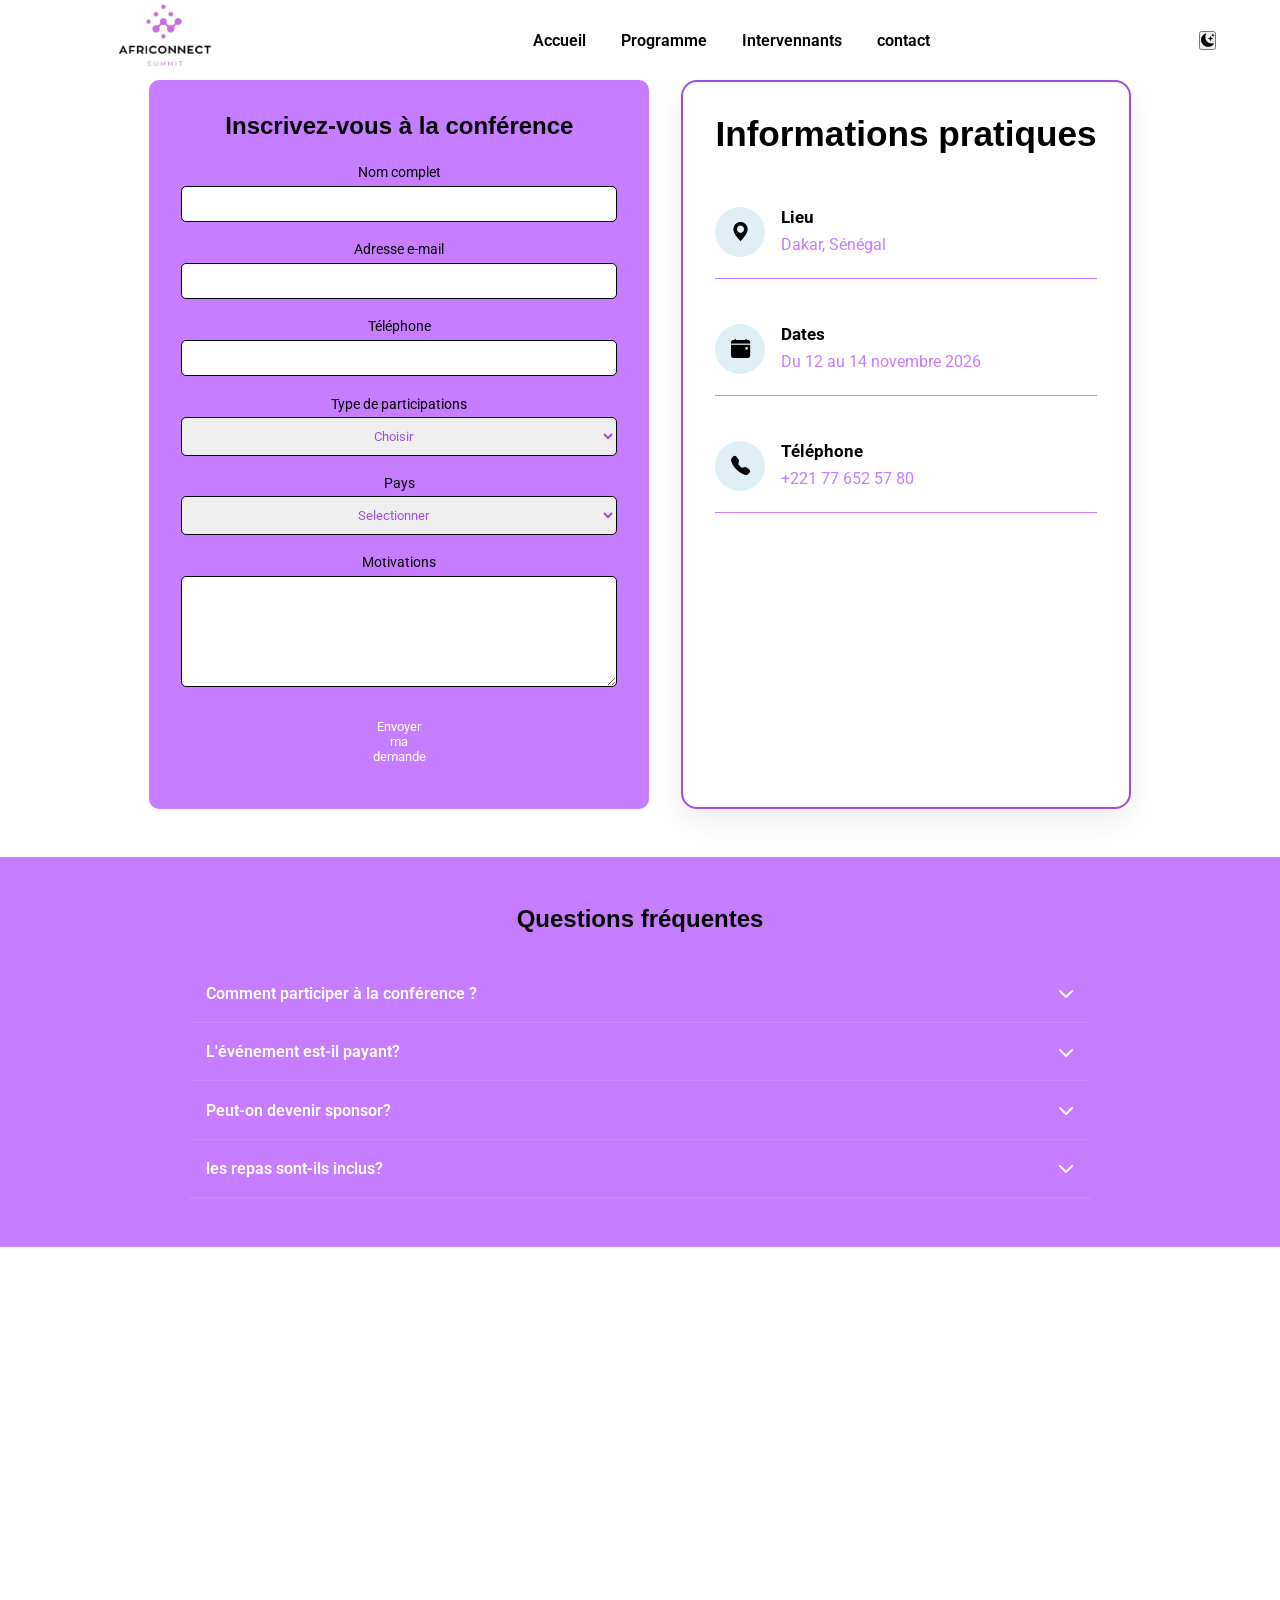
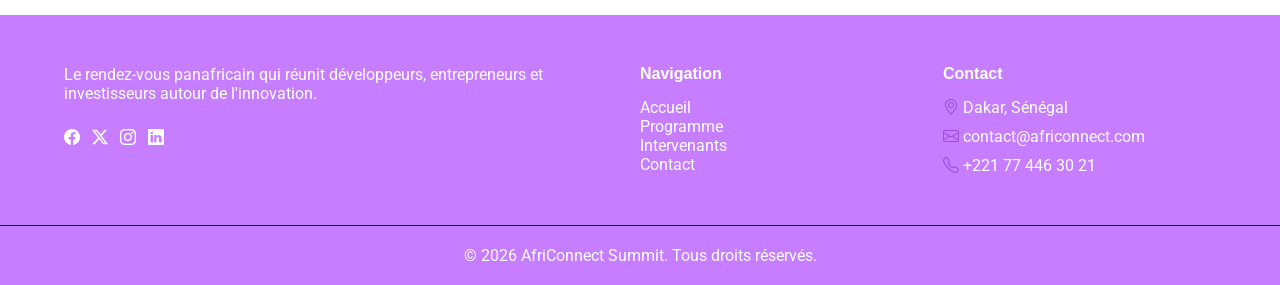
<file: contact.html>
<!DOCTYPE html>
<html lang="en">
<head>
    <meta charset="UTF-8">
    <meta name="viewport" content="width=device-width, initial-scale=1.0">
    <title>Document</title>
        <link rel="preconnect" href="https://fonts.googleapis.com">
<link rel="preconnect" href="https://fonts.gstatic.com" crossorigin>
<link href="https://fonts.googleapis.com/css2?family=Roboto:ital,wght@0,100..900;1,100..900&display=swap" rel="stylesheet">
<link rel="preconnect" href="https://fonts.googleapis.com">
<link rel="preconnect" href="https://fonts.gstatic.com" crossorigin>
<link rel="stylesheet" href="css/style.css">
<link href="https://fonts.googleapis.com/css2?family=Geomini:wght@200..800&family=Roboto:ital,wght@0,100..900;1,100..900&display=swap" rel="stylesheet">
<link rel="stylesheet" href="https://cdnjs.cloudflare.com/ajax/libs/font-awesome/6.5.0/css/all.min.css">
    <link rel="stylesheet" href="https://cdn.jsdelivr.net/npm/bootstrap-icons@1.13.1/font/bootstrap-icons.min.css">
</head>
<body>
    <!-- NAVBAR -->
     <header>
        <nav class="navbar">
            <div class="container">
                <a href="index.html">
                    <img src="images/logo-5.png" alt="logo AfriconnectSummit"height="200">
                </a>
                <ul class="nav-links">
                    <li><a href="index.html" class="active">Accueil</a></li>
                    <li><a href="programme.html">Programme</a></li>
                    <li><a href="intervenants.html">Intervennants</a></li>
                    <li><a href="contact.html">contact</a></li>

                </ul>
               <div class="nav-actions">
               
                     <button id="theme-toggle" >
                        <i class="bi bi-moon-stars-fill"></i>
                     </button>
                     
                         <button class="hamburger" >
                           <i class="bi bi-list"></i>
                         </button>
                </div>
            </div>

        </nav>
     </header>
     <!-- CONTACT -->
     <section class="contact fade-in">
        <div class="contact-container">
                <div class="form">
                    <h2>Inscrivez-vous à la conférence</h2>
                    <form id="contact-form">
                        <div class="form-champ">
                            <label for="fullname">Nom complet</label>
                            <input type="text" id="fullname">
                            <small class="erreur-message"></small>
                        </div>
                        <div class="form-champ">
                            <label for="email">Adresse e-mail</label>
                            <input type="email" id="email">
                             <small class="erreur-message"></small>
                        </div>
                        <div class="form-champ">
                            <label for="phone">Téléphone </label>
                            <input type="tel" id="phone">
                             <small class="erreur-message"></small>
                        </div>
                        <div class="form-champ">
                            <label for="participations">Type de participations</label>
                            <select  id="participations">
                                <option value="">Choisir</option>
                                <option >Participants</option>
                                <option >Intervenants</option>
                                <option >Sponsor</option>
                                <option >Presse</option>
                            </select>
                             <small class="erreur-message"></small>
                        </div>
                        <div class="form-champ">
                            <label for="pays">Pays</label>
                            <select  id="pays">
                                <option value="">Selectionner</option>
                                <option >Sénégal</option>
                                 <option >Cote d'Ivoire</option>
                                  <option >Mali</option>
                                   <option >Ghana</option>
                                    <option >Nigeria</option>
                                     <option >Cameroun</option>
                                      <option >Bénin</option>
                                       <option >Togo</option>
                                        <option >RDC</option>
                                         <option >Burkina Fasso</option>
                            </select>
                             <small class="erreur-message"></small>
                        </div>
                        <div class="form-champ">
                            <label for="message">Motivations</label>
                            <textarea id="message" rows="6"></textarea>
                             <small class="erreur-message"></small>
                        </div>
                        <button type="submit">Envoyer ma demande </button>
                    </form>
                  
                    <div id="form-message"></div>
                     </div>
                  
                    <div class="contact-info">
                        <h2>Informations pratiques</h2>
                        
                        <div class="info-item">
                            <i class="bi bi-geo-alt-fill"></i>
                            <div>
                                <strong>Lieu</strong>
                                <p>Dakar, Sénégal</p>
                            </div>
                        </div>

                        <div class="info-item">
                            <i class="bi bi-calendar-event-fill"></i>
                            <div>
                                <strong>Dates</strong>
                                <p>Du 12 au 14 novembre 2026</p>
                            </div>
                        </div>

                        <div class="info-item">
                            <i class="bi bi-telephone-fill"></i>
                            <div>
                                <strong>Téléphone</strong>
                                <p>+221 77 652 57 80</p>
                            </div>
                        </div>
                </div>
        </section>
        <!-- SECTION FAQ -->
         <section class="faq slide-in ">
            <h2>Questions fréquentes </h2>
            <div class="faq-item">
                <input type="checkbox" id="faq1">
                <label for="faq1">Comment participer à la conférence ?
                     <i class="fa-solid fa-chevron-down"></i></label>
                <div class="faq-content">
                    <p>Completez simplement le formulaire d'inscriptions </p>
                </div>
            </div>
             <div class="faq-item">
                <input type="checkbox" id="faq2">
                <label for="faq2">L'événement est-il payant?
    <i class="fa-solid fa-chevron-down"></i>
                </label>
                <div class="faq-content">
                    <p>Certaines Sessions sont gratuites, d'autres nécessitent un pass </p>
                </div>
            </div>
             <div class="faq-item">
                <input type="checkbox" id="faq3">
                <label for="faq3">Peut-on devenir sponsor?
   <i class="fa-solid fa-chevron-down"></i></label>
                <div class="faq-content">
                    <p>Oui, contactez notre equipe pour recevoir le dossier sponsor </p>
                </div>
            </div>
            <div class="faq-item">
                <input type="checkbox" id="faq4">
                <label for="faq4">les repas sont-ils inclus?
    <i class="fa-solid fa-chevron-down"></i>
                </label>
                <div class="faq-content">
                    <p>Oui, les pauses café et les Déjeuner sont inclus </p>
                </div>
            </div>
            <div class="faq-item">
     </section>
     <section class="map">
         <iframe src="https://www.google.com/maps/embed?pb=!1m18!1m12!1m3!1d3859.5077246876717!2d-17.45047932524533!3d14.683855785812394!2m3!1f0!2f0!3f0!3m2!1i1024!2i768!4f13.1!3m3!1m2!1s0xec1730069a7adbf%3A0x1653c40a25074553!2spoint%20E!5e0!3m2!1sfr!2ssn!4v1783359356508!5m2!1sfr!2ssn" width="400" height="300" style="border:0;" allowfullscreen="" loading="lazy" referrerpolicy="strict-origin-when-cross-origin"></iframe>
        </section>

             </main>
     </section>
<!-- FOOTER -->
     <footer class="footer">

    <div class="footer-container">
        <div class="footer-brand">
            <p>
                Le rendez-vous panafricain qui réunit développeurs,
                entrepreneurs et investisseurs autour de l'innovation.
            </p>

            <div class="social-links">

                <a href="#"><i class="bi bi-facebook"></i></a>
                <a href="#"><i class="bi bi-twitter-x"></i></a>
                <a href="#"><i class="bi bi-instagram"></i></a>
                <a href="#"><i class="bi bi-linkedin"></i></a>

            </div>

        </div>
        <div class="footer-col">

            <h4>Navigation</h4>

            <a href="index.html">Accueil</a>
            <a href="programme.html">Programme</a>
            <a href="intervenants.html">Intervenants</a>
            <a href="contact.html">Contact</a>

        </div>
        <div class="footer-contact">

            <h4>Contact</h4>

            <p><i class="bi bi-geo-alt"></i> Dakar, Sénégal</p>
            <p><i class="bi bi-envelope"></i> contact@africonnect.com</p>
            <p><i class="bi bi-telephone"></i> +221 77 446 30 21</p>

            <button class="back-to-top">
                <i class="bi bi-arrow-up"></i>
            </button>

        </div>

    </div>

    <div class="footer-bottom">

        <p>&copy; <span id="annee-actuelle"></span> AfriConnect Summit. Tous droits réservés.</p>

    </div>

</footer>   
   <script src="js/main.js"></script>    
</body>
</html>
</file>
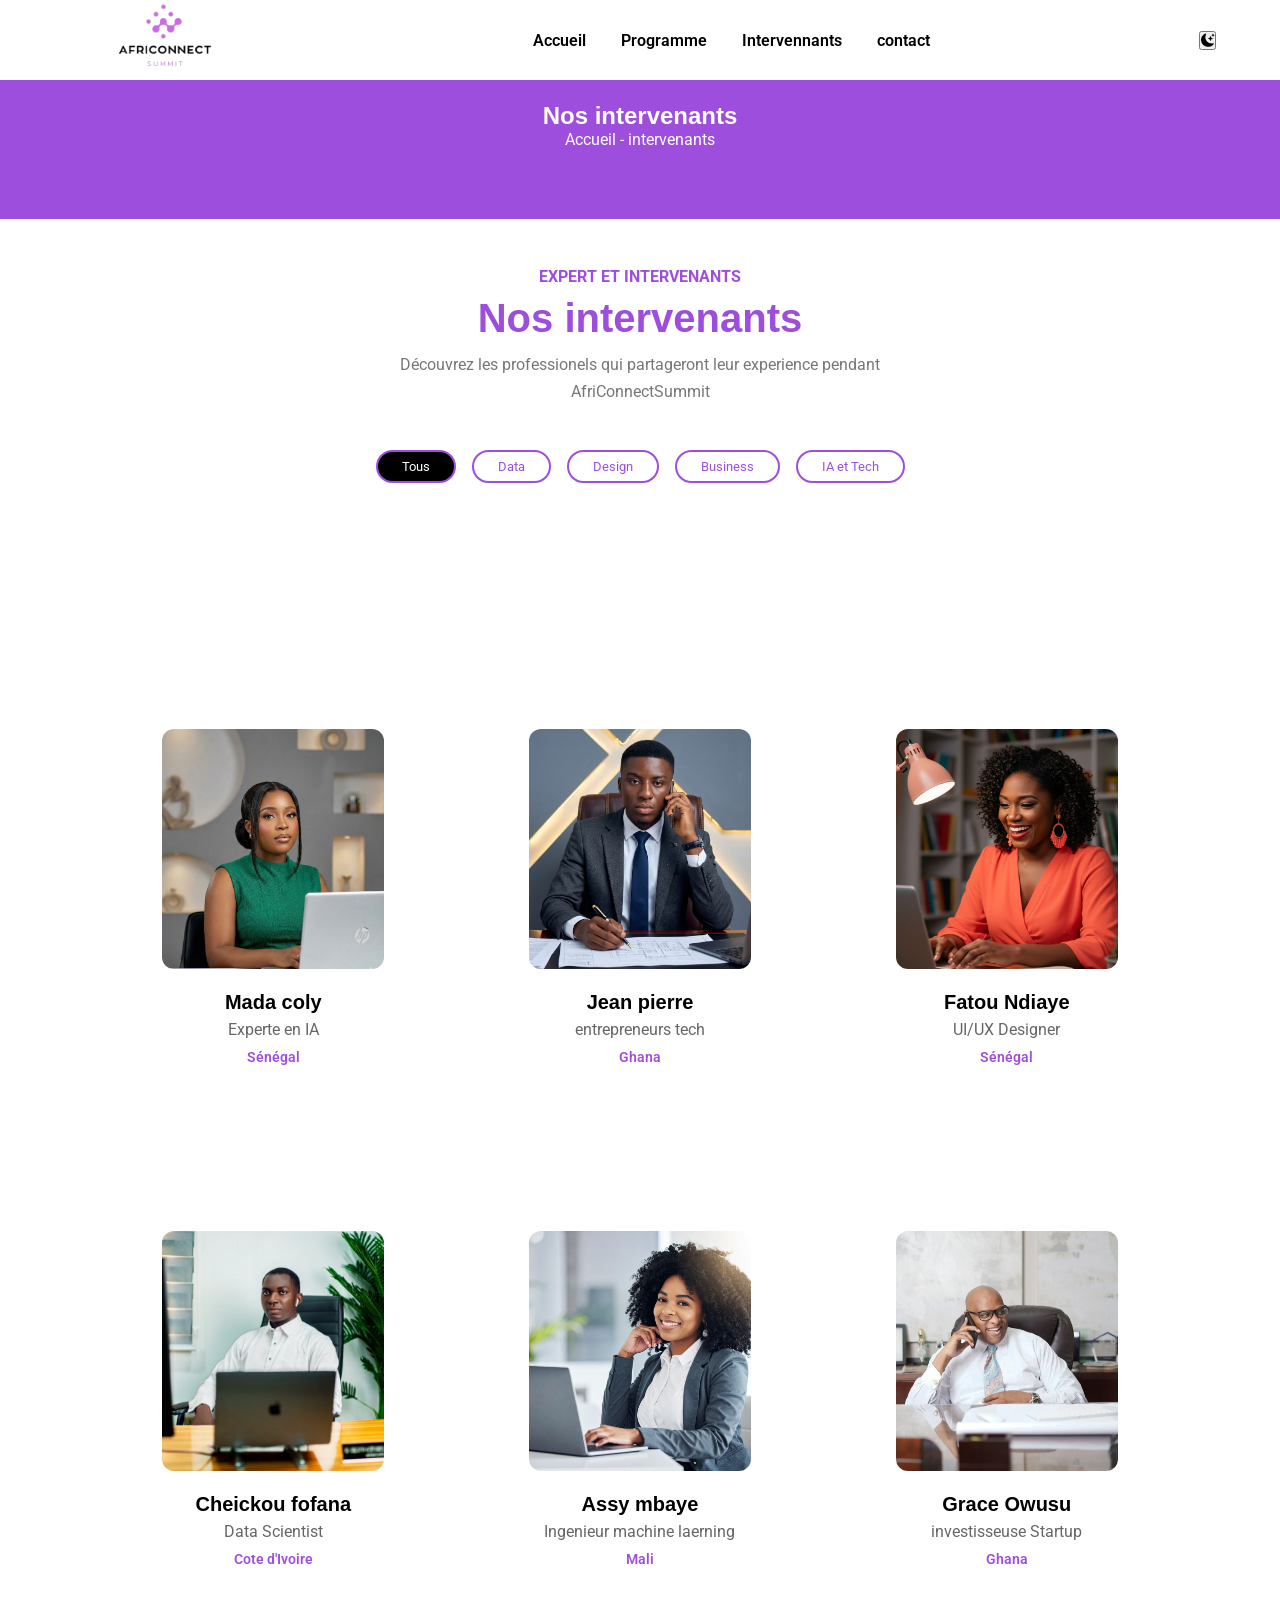
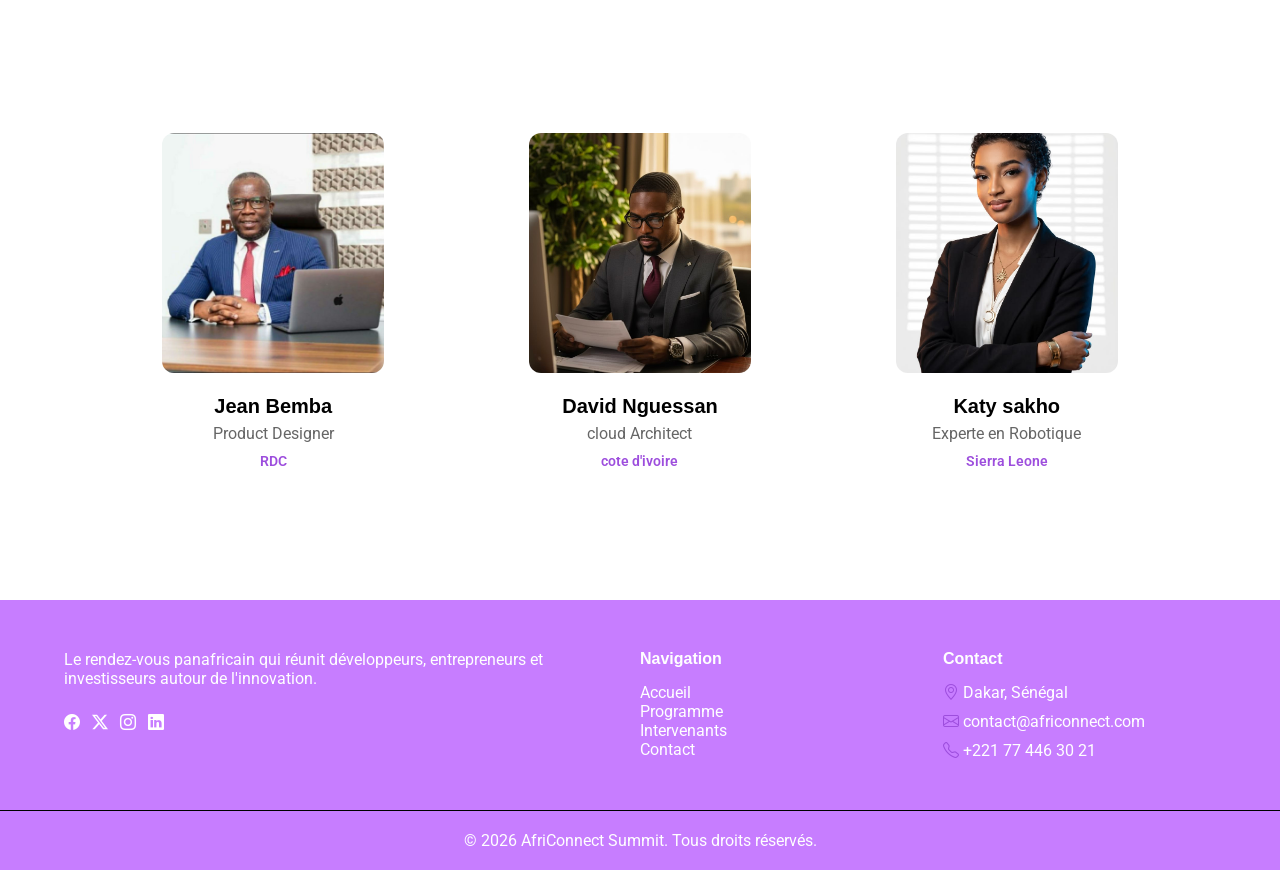
<file: intervenants.html>
<!DOCTYPE html>
<html lang="en">
<head>
    <meta charset="UTF-8">
    <meta name="viewport" content="width=device-width, initial-scale=1.0">
    <title>Document</title>
        <link rel="preconnect" href="https://fonts.googleapis.com">
<link rel="preconnect" href="https://fonts.gstatic.com" crossorigin>
<link href="https://fonts.googleapis.com/css2?family=Roboto:ital,wght@0,100..900;1,100..900&display=swap" rel="stylesheet">
<link rel="preconnect" href="https://fonts.googleapis.com">
<link rel="stylesheet" href="css/style.css">
<link rel="preconnect" href="https://fonts.gstatic.com" crossorigin>
<link href="https://fonts.googleapis.com/css2?family=Geomini:wght@200..800&family=Roboto:ital,wght@0,100..900;1,100..900&display=swap" rel="stylesheet">
<link rel="stylesheet" href="https://cdnjs.cloudflare.com/ajax/libs/font-awesome/6.5.0/css/all.min.css">
    <link rel="stylesheet" href="https://cdn.jsdelivr.net/npm/bootstrap-icons@1.13.1/font/bootstrap-icons.min.css">
</head>
<body>
    <!-- NAVBAR -->
     <header>
        <nav class="navbar">
            <div class="container">
                <a href="index.html">
                    <img src="images/logo-5.png" alt="logo AfriconnectSummit" height="200">
                </a>
                <ul class="nav-links">
                    <li><a href="index.html" class="active">Accueil</a></li>
                    <li><a href="programme.html">Programme</a></li>
                    <li><a href="intervenants.html">Intervennants</a></li>
                    <li><a href="contact.html">contact</a></li>

                </ul>
                <div class="nav-actions">
                
                     <button id="theme-toggle" >
                        <i class="bi bi-moon-stars-fill"></i>
                     </button>
                     
                         <button class="hamburger" >
                           <i class="bi bi-list"></i>
                         </button>
                </div>
            </div>

        </nav>
     </header>
     <main>
        <!-- FIL ARIALE -->
        <section class="hero-interne fade-in">
            <h2>Nos intervenants</h2>
            <p><a href="index.html">Accueil</a> - intervenants</p>
        </section>

        <!-- FILTRES-->
        <section class="filtre">
            <div class="vedette-t">
                <span>Expert et intervenants</span>
                <h2>Nos intervenants</h2>
                <p>Découvrez les professionels qui partageront leur experience pendant AfriConnectSummit </p>
            </div>
            <div class="filters slide-in">
                <button class="filter-btn active" data-filter="Tous">Tous</button>
                <button class="filter-btn" data-filter="data">Data</button>
                <button class="filter-btn" data-filter="desing">Design</button>
                <button class="filter-btn" data-filter="Business">Business</button>
                <button class="filter-btn" data-filter="ia">IA et Tech</button>
            </div>
        </section>
        <section class="card-intervenants">   
         <div class="sec-grid">
               <div class="sec-card zoom-in"  data-categori="ia"> 
                    <img src="images/profil-f.jpg.jpg" alt="profil intervenants">
                    <h3>Mada coly</h3>
                    <p>Experte en IA</p>
                    <span>Sénégal</span>
                 </div>
               <div class="sec-card zoom-in" data-categori="Business"> 
                    <img src="images/profil-f2.jpg.jpg" alt="profil intervenants">
                    <h3>Jean pierre</h3>
                    <p>entrepreneurs tech</p>
                    <span>Ghana </span>
               </div>
                <div class="sec-card zoom-in" data-categori="desing"> 
                    <img src="images/profil-f3.jpg" alt="profil intervenants">
                    <h3>Fatou Ndiaye</h3>
                    <p>UI/UX Designer</p>
                    <span>Sénégal </span>
                 </div>
                 <div class="sec-card zoom-in" data-categori="data">
                    <img src="images/profil-f4.jpg" alt="profil intervenants">
                    <h3>Cheickou fofana</h3>
                    <p>Data Scientist</p>
                    <span>Cote d'Ivoire</span>
                 </div>
                 <div class="sec-card zoom-in" data-categori="ia">
                    <img src="images/profil-m5.jpg" alt="profil intervenants">
                    <h3>Assy mbaye</h3>
                    <p>Ingenieur machine laerning</p>
                    <span>Mali</span>
                 </div>
                 <div class="sec-card zoom-in" data-categori="Business"> 
                    <img src="images/profil-f5.jpg" alt="profil intervenants">
                    <h3>Grace Owusu</h3>
                    <p>investisseuse Startup</p>
                    <span>Ghana </span>
             </div>
              <div class="sec-card zoom-in" data-categori="desing">
                    <img src="images/profil-m4.jpg" alt="profil intervenants">
                    <h3>Jean Bemba </h3>
                    <p>Product Designer</p>
                    <span>RDC</span>
                 </div>
             <div class="sec-card zoom-in" data-categori="data"> 
                    <img src="images/profil-m3.jpg" alt="profil intervenants">
                    <h3>David Nguessan </h3>
                    <p> cloud Architect</p>
                    <span>cote d'ivoire </span>
             </div>
                <div class="sec-card zoom-in" data-categori="ia"> 
                    <img src="images/profil-f7.jpg" alt="profi intervenants">
                    <h3>Katy sakho </h3>
                    <p>Experte en Robotique</p>
                    <span>Sierra Leone </span>
                </div>
            </div>
        </section>
    
     </main>
<!-- FOOTER -->
     <footer class="footer">

    <div class="footer-container">
        <div class="footer-brand">
            <p>
                Le rendez-vous panafricain qui réunit développeurs,
                entrepreneurs et investisseurs autour de l'innovation.
            </p>

            <div class="social-links">

                <a href="#"><i class="bi bi-facebook"></i></a>
                <a href="#"><i class="bi bi-twitter-x"></i></a>
                <a href="#"><i class="bi bi-instagram"></i></a>
                <a href="#"><i class="bi bi-linkedin"></i></a>

            </div>

        </div>
        <div class="footer-col">

            <h4>Navigation</h4>

            <a href="index.html">Accueil</a>
            <a href="programme.html">Programme</a>
            <a href="intervenants.html">Intervenants</a>
            <a href="contact.html">Contact</a>

        </div>
        <div class="footer-contact">

            <h4>Contact</h4>

            <p><i class="bi bi-geo-alt"></i> Dakar, Sénégal</p>
            <p><i class="bi bi-envelope"></i> contact@africonnect.com</p>
            <p><i class="bi bi-telephone"></i> +221 77 446 30 21</p>

            <button class="back-to-top">
                <i class="bi bi-arrow-up"></i>
            </button>

        </div>

    </div>

    <div class="footer-bottom">

       <p>&copy; <span id="annee-actuelle"></span> AfriConnect Summit. Tous droits réservés.</p>

    </div>

</footer>
 <script src="js/main.js"></script>      
</body>
</html>
</file>
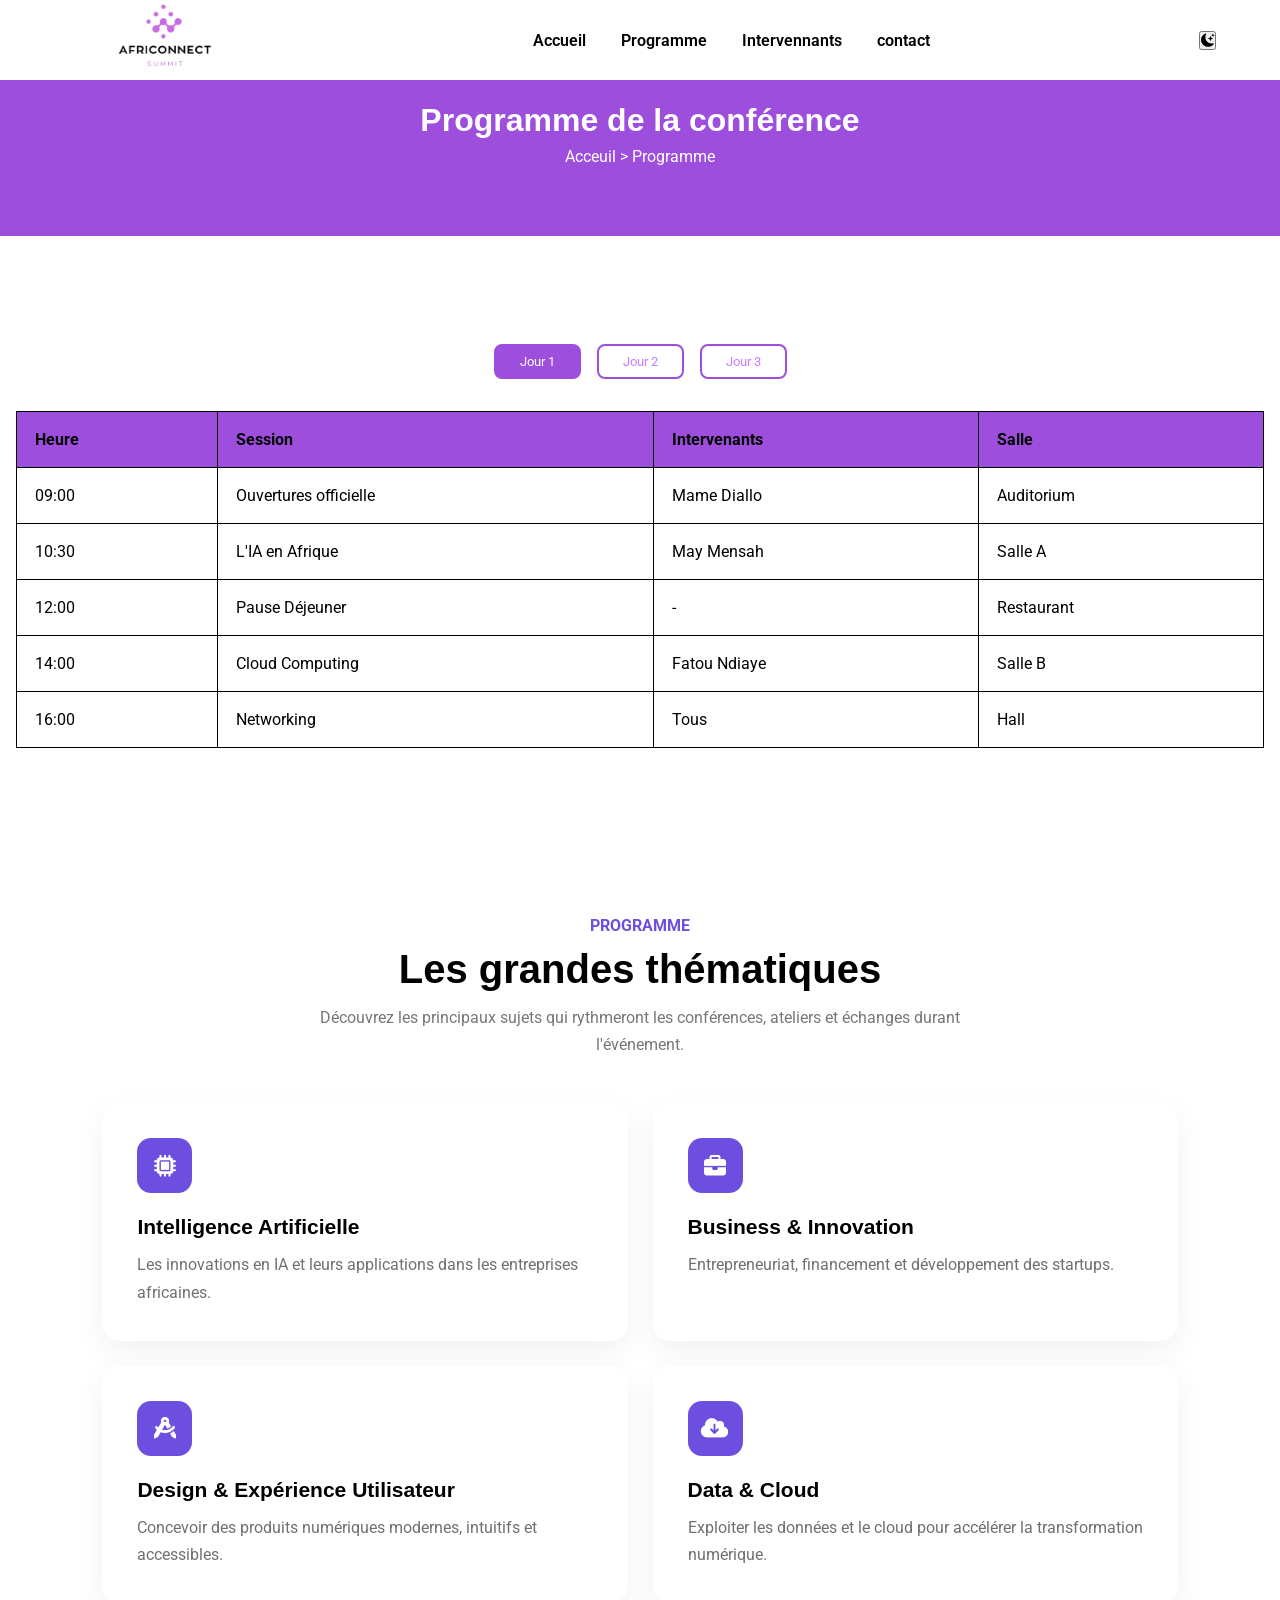
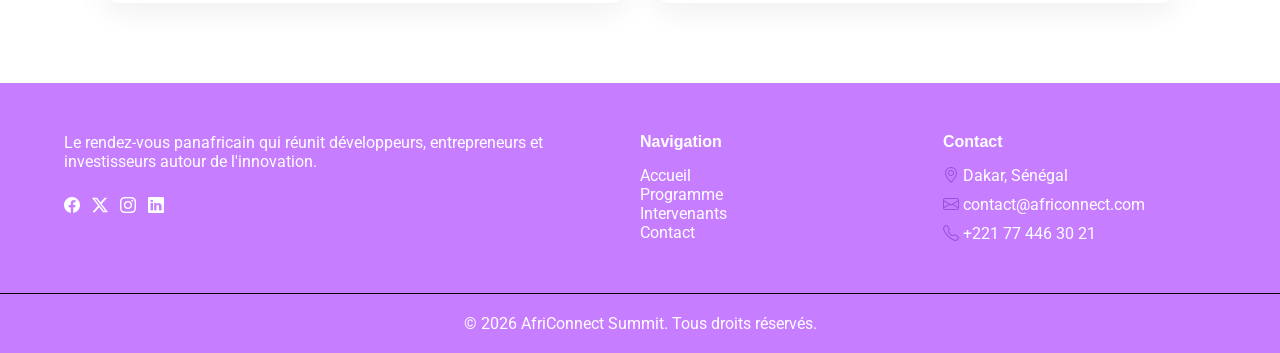
<file: programme.html>
<!DOCTYPE html>
<html lang="en">
<head>
    <meta charset="UTF-8">
    <meta name="viewport" content="width=device-width, initial-scale=1.0">
    <title>Document</title>
        <link rel="preconnect" href="https://fonts.googleapis.com">
<link rel="preconnect" href="https://fonts.gstatic.com" crossorigin>
<link href="https://fonts.googleapis.com/css2?family=Roboto:ital,wght@0,100..900;1,100..900&display=swap" rel="stylesheet">
<link rel="preconnect" href="https://fonts.googleapis.com">
<link rel="preconnect" href="https://fonts.gstatic.com" crossorigin>
<link rel="stylesheet" href="css/style.css">
<link href="https://fonts.googleapis.com/css2?family=Geomini:wght@200..800&family=Roboto:ital,wght@0,100..900;1,100..900&display=swap" rel="stylesheet">
<link rel="stylesheet" href="https://cdnjs.cloudflare.com/ajax/libs/font-awesome/6.5.0/css/all.min.css">
    <link rel="stylesheet" href="https://cdn.jsdelivr.net/npm/bootstrap-icons@1.13.1/font/bootstrap-icons.min.css">
</head>
<body>
    <!-- NAVBAR -->
     <header>
        <nav class="navbar">
            <div class="container">
                <a href="index.html">
                    <img src="images/logo-5.png" alt="logo AfriconnectSummit" height="200">
                </a>
                <ul class="nav-links">
                    <li><a href="index.html" class="active">Accueil</a></li>
                    <li><a href="programme.html">Programme</a></li>
                    <li><a href="intervenants.html">Intervennants</a></li>
                    <li><a href="contact.html">contact</a></li>

                </ul>
                <div class="nav-actions">
                     <button id="theme-toggle" >
                        <i class="bi bi-moon-stars-fill"></i>
                     </button>
                    
                         <button class="hamburger" >
                           <i class="bi bi-list"></i>
                         </button>
                </div>
            </div>

        </nav>
     </header>
      <main>
        <!-- FIL ARIALE -->
        <section class="hero-interne zoom-in">
            <h1>Programme de la conférence </h1>
            <p><a href="index.html">Acceuil</a> > Programme</p>
        </section>
       <!-- SECTION  PROGRAMME -->
       <section class="programme fade-in">
            <h2>Planning des trois jours </h2>
            <div class="tab">
                <button class="btn-tab active" data-tab="jour1">Jour 1</button>
                 <button class="btn-tab" data-tab="jour2">Jour 2</button>
                  <button class="btn-tab" data-tab="jour3">Jour 3</button>
            </div>
            <div id="jour1" class="tab-container active slide-in">
                <table>
                    <thead>
                        <tr>
                            <th>Heure</th>
                            <th>Session</th>
                            <th>Intervenants</th>
                            <th>Salle</th>
                        </tr>
                    </thead>
                    <tbody>
                        <tr>
                            <td>09:00</td>
                            <td>Ouvertures officielle</td>
                            <td>Mame Diallo</td>
                            <td>Auditorium</td>
                        </tr>
                        <tr>
                            <td>10:30</td>
                            <td>L'IA en Afrique </td>
                            <td> May Mensah</td>
                            <td>Salle A</td>
                        </tr>
                        <tr>
                            <td>12:00</td>
                            <td>Pause Déjeuner</td>
                            <td>-</td>
                            <td>Restaurant</td>
                        </tr>
                        <tr>
                            <td>14:00</td>
                            <td>Cloud Computing</td>
                            <td>Fatou Ndiaye</td>
                            <td>Salle B</td>
                        </tr>
                        <tr>
                            <td>16:00</td>
                            <td>Networking</td>
                            <td>Tous</td>
                            <td>Hall</td>
                        </tr>
                    </tbody>
                </table>
            </div>

            <div id="jour2" class="tab-container slide-in">
                <table >
                    <thead>
                        <tr>
                            <th>Heure</th>
                            <th>Session</th>
                            <th>Intervenants</th>
                            <th>Salle</th>
                        </tr>
                    </thead>
                    <tbody>
                        <tr>
                            <td>09:00</td>
                            <td>Cybersécurité</td>
                            <td>Ibrahim Koné</td>
                            <td>Salle A</td>
                        </tr>
                        <tr>
                            <td>10:30</td>
                            <td>Startup africaine</td>
                            <td> Grane Owusu</td>
                            <td>Salle B</td>
                        </tr>
                        <tr>
                            <td>12:00</td>
                            <td>Pause Déjeuner</td>
                            <td>-</td>
                            <td>Restaurant</td>
                        </tr>
                        <tr>
                            <td>14:00</td>
                            <td>UX/UI Desing</td>
                            <td>Fatou Ndiaye</td>
                            <td>Salle c</td>
                        </tr>
                        <tr>
                            <td>16:00</td>
                            <td>table ronde </td>
                            <td>Experts</td>
                            <td>Auditorium</td>
                        </tr>
                    </tbody>
                </table>
            </div>
            <div id="jour3" class="tab-container slide-in">
                <table>
                    <thead>
                        <tr>
                            <th>Heure</th>
                            <th>Session</th>
                            <th>Intervenants</th>
                            <th>Salle</th>
                        </tr>
                    </thead>
                    <tbody>
                        <tr>
                            <td>09:00</td>
                            <td>Big Data</td>
                            <td>David Nguessan</td>
                            <td>Salle A</td>
                        </tr>
                        <tr>
                            <td>10:30</td>
                            <td>Financement des startups </td>
                            <td> sarah diop</td>
                            <td>Salle B</td>
                        </tr>
                        <tr>
                            <td>12:00</td>
                            <td>Pause Déjeuner</td>
                            <td>-</td>
                            <td>Restaurant</td>
                        </tr>
                        <tr>
                            <td>14:00</td>
                            <td>conférence de Cloture</td>
                            <td>Amina Diallo</td>
                            <td>Auditorium</td>
                        </tr>
                        <tr>
                            <td>16:00</td>
                            <td>Cérémonie finale </td>
                            <td>organisations </td>
                            <td>Grande Salle</td>
                        </tr>
                    </tbody>
                </table>
            </div>
        </section>
        <section class="theme">

    <div class="theme-titre">
        <span>Programme</span>
        <h2>Les grandes thématiques</h2>
        <p>
            Découvrez les principaux sujets qui rythmeront les conférences,
            ateliers et échanges durant l'événement.
        </p>
    </div>

    <div class="theme-grid zoom-in">

        <div class="theme-card rel">

            <span class="theme-icon">
                <i class="fa-solid fa-microchip"></i>
            </span>

            <h3>Intelligence Artificielle</h3>

            <p>
                Les innovations en IA et leurs applications dans les entreprises africaines.
            </p>

        </div>

        <div class="theme-card rel">

            <span class="theme-icon">
                <i class="fa-solid fa-briefcase"></i>
            </span>

            <h3>Business & Innovation</h3>

            <p>
                Entrepreneuriat, financement et développement des startups.
            </p>

        </div>

        <div class="theme-card rel">

            <span class="theme-icon">
                <i class="fa-solid fa-compass-drafting"></i>
            </span>

            <h3>Design & Expérience Utilisateur</h3>

            <p>
                Concevoir des produits numériques modernes, intuitifs et accessibles.
            </p>

        </div>

        <div class="theme-card rel">

            <span class="theme-icon">
                <i class="fa-solid fa-cloud-arrow-down"></i>
            </span>

            <h3>Data & Cloud</h3>

            <p>
                Exploiter les données et le cloud pour accélérer la transformation numérique.
            </p>

        </div>

    </div>

</section>
    </main>
    <!-- FOOTER -->

                <footer class="footer">

    <div class="footer-container">
        <div class="footer-brand">
            <p>
                Le rendez-vous panafricain qui réunit développeurs,
                entrepreneurs et investisseurs autour de l'innovation.
            </p>

            <div class="social-links">

                <a href="#"><i class="bi bi-facebook"></i></a>
                <a href="#"><i class="bi bi-twitter-x"></i></a>
                <a href="#"><i class="bi bi-instagram"></i></a>
                <a href="#"><i class="bi bi-linkedin"></i></a>

            </div>

        </div>
        <div class="footer-col">

            <h4>Navigation</h4>

            <a href="index.html">Accueil</a>
            <a href="programme.html">Programme</a>
            <a href="intervenants.html">Intervenants</a>
            <a href="contact.html">Contact</a>

        </div>
        <div class="footer-contact">

            <h4>Contact</h4>

            <p><i class="bi bi-geo-alt"></i> Dakar, Sénégal</p>
            <p><i class="bi bi-envelope"></i> contact@africonnect.com</p>
            <p><i class="bi bi-telephone"></i> +221 77 446 30 21</p>

            <button class="back-to-top">
                <i class="bi bi-arrow-up"></i>
            </button>

        </div>

    </div>

    <div class="footer-bottom">

       <p>&copy; <span id="annee-actuelle"></span> AfriConnect Summit. Tous droits réservés.</p>

    </div>

</footer>
  <script src="js/main.js"></script>     
</body>
</html>
</file>
<file: css/style.css>
/* RESET DE BASE */
 *{
  margin: 0;
  padding: 0;
   box-sizing: border-box;
 }
 
 /* VARIABLE ROOT */
 :root{
--primary : #ffff;
--secondary: #000;
--tertiary: #9d4edd;
--quatery:#c77dff;
--font-titre: 'Geomini',sans-serif;
--font-body: 'Roboto',sans-serif;
--bg : #0b0a0f;
--espace : 1rem;
 } 
 body{
    font-family: var(--font-body);
 }
 h1,h2,h3,h3,h4,h5{
    font-family: var(--font-titre);
 }
/* NAVBAR */
.navbar{
    position: fixed;
    top: 0;
    left: 0;
    width: 100%;
    justify-content: space-between;
    align-items: center;
    background-color: var(--primary);
    height: 80px;
    z-index: 1000;
    transition: all 0.3s ease;
}
.navbar .container{
    max-width: 1200px;
    height: 100%;
    margin: 0 auto;
    padding: 0 24px;
    display: flex;
    align-items: center;
    justify-content: space-between;

}
.nav-links{
    display: flex;
    gap: 35px;
    list-style: none;
}
.nav-links a{
    color: var(--secondary);
    text-decoration: none;
    font-weight: 600;
    transition: .3s;
}
.nav-links a:hover,
.nav-links a.action{
    color: var(--tertiary);
}
.nav-action{
    display: flex;
    align-items: center;
    gap: 15px;
}
.theme-toggle{
    width: 45px;
    height: 45px;
    border: none;
    border-radius: 50%;
    background: none;
    cursor: pointer;
}
.hamburger {
  display: none;

}
.hero{
    min-height: 100vh;
    padding: 120px 8% 60px;
    display: flex;
    align-items: center;
    justify-content: center;
    text-align: center;
    color: var(--primary);
    background: linear-gradient(rgba(0,0,0,.65), rgba(0,0,0,.65)),url('../images/hero..png');
    background-size: cover;
    background-position: center;
}
.hero-content{
    max-width: 850px;
    animation: apparition 1s ease forwards;
}
.hero-t{
    margin-bottom: 18px;
    color: var(--tertiary);
    font-weight: 700;
    text-transform: uppercase;
    letter-spacing: 1px;
}
.hero-subtitle{
    margin-bottom: 3rem;
}
.hero h1{
    margin-bottom: 25px;
    font-size: 3.5rem;
    line-height: 1.1;

}
.hero h1 span{
    color: var(--tertiary);

}
.hero-text{
    margin-bottom: 30px;
    font-size: 1.1rem;
    line-height: 1.7rem;
}
.hero-button{
    display: flex;
    justify-content: center;
    gap: 15px;
}
/* BUTTON-HERO */
.btn{
    padding: 12px 25px;
    text-decoration: none;
    border-radius: 5px;
    font-weight: bold;
}
.btn-primary{
    background-color: var(--tertiary);
    color: var(--primary);
}
.btn-outline{
    border: 2px solid var(--tertiary);
    color: var(--primary);
}

/* HERO IMAGE */
.hero-image{
    margin-top: 35px;
}
.hero-image img{
    width: 100%;
    max-width: 500px;
    border-radius: 10px;
}
/* REBOURS */
.countdown{
    display: flex;
    justify-content: center;
    gap: 15px;
    margin-top: 35px;
}
.countdown-item{
    padding: 15px;
    background-color: var(--secondary);
    border-radius: 5px;
    text-align: center;
}
.countdown-number {
    display: block;
    font-size: 25px;
    color: var(--tertiary);
}
.countdown-label {
    font-size: 14px;
}
@keyframes apparition {
    from {
        opacity: 0;
        transform: translateY(40px);
    }
    to {
        opacity: 1;
        transform: translateY(0);
    }
}
/* SECTION */
section {
    padding: 70px 8%;
}
.section-eyebrow {
    text-align: center;
    color: var(--tertiary);
    font-weight: bold;
}
.section-title {
    text-align: center;
    margin: 15px 0 35px;
}
/* CHIFFRES CLES */
.key-numbers {
    background-color: var(--primary);
}
.stats-grid {
    display: grid;
    grid-template-columns: repeat(4,1fr);
    gap: 20px;
}
.stat-card {
    padding: 20px;
    text-align: center;
    background-color: var(--tertiary);
    border-radius: 8px;
    color: var(--tertiary);
    transition: all 0.3s ease;
    color: var(--primary);
}

.stat-card:hover{
   transform: translateY(-8px);
   box-shadow: 0 5px 15px  rgb(98, 0, 128);   
}
.stat-number {
    display: block;
    font-size: 35px;
    font-weight: bold;
}
.stat-label {
    color: var(--primary);
}
/* POURQUOI PARTICIPER */
.raisons-container {
    display: grid;
    grid-template-columns: repeat(3,1fr);
    gap: 20px;
}
.raisons-card {
    background-color: var(--primary);
    padding: 25px;
    text-align: center;
    border-radius: 8px;
    transition: all 0.3s ease;

}

.raisons-card:hover{
   transform: translateY(-8px);
   box-shadow: 0 5px 15px  rgb(76, 0, 130);
    
}
.raisons-card i {
    font-size: 35px;
    color: #c77dff;
}
.raisons-card h3 {
    margin: 15px 0;
}
.raisons h2{
  text-align: center;  
  margin-bottom: 2rem;
  color: var(--tertiary);
}
/* INTERVENANTS */
.vedette {
    background-color: var(--primary);
    text-align: center;
    padding: 80px;
   
}
.vedette-grid {
    display: grid;
    grid-template-columns: repeat(4, 1fr);
    gap: 20px;
}
.vedette-card {
    background-color: aliceblue;
    border-radius: 8px;
    overflow: hidden;
    border-radius: 1rem;
    object-fit: cover;
    transition: all 0.3s ease;
}
.vedette-card:hover{
   transform: translateY(-8px);
   box-shadow: 0 5px 15px  rgb(76, 0, 130);
    
}
.vedette-card img {
    width: 140px;
    height: 140px;
    object-fit: cover;
    border-radius: 50%;
    display: block;
    margin: 2rem auto 1rem;
}
.vedette-card h3 {
    margin-top: 15px;
}
.vedette-card p {
    color: var(--primary);
}
.vedette-card span {
    display: block;
    margin-bottom: 15px;
}
.vedette h2{
  text-align: center;  
  margin-bottom: 2rem;
  color: var(--tertiary);
}
.btn-vedette{
    display: inline-block;
    margin-top: 30px;
    margin-bottom: 20px;
   padding: 14px 30px ;
    border-radius: 30px;
    background-color: #6C4FDF;
    border: 1px solid var(--quatery);
    color: aliceblue;
    text-decoration: none;
}
/* SPONSORS */
.sponsors-title2 {
    text-align: center;
    margin-bottom: 35px;
}
.sponsors-title2 p {
    color: var(--tertiary);
}
.sponsors-grid {
    display: grid;
    grid-template-columns: repeat(3, 1fr);
    gap: 20px;
}
.niveau-titre {
    text-align: center;
    color: var(--tertiary);
    margin: 30px 0 20px;
}
.sponsors-card {
    background-color: var(--primary);
    padding: 20px;
    text-align: center;
    border-radius: 8px;
}
.sponsors-card img {
  width: 100%;
    height: 110px;
    padding: 18px;
    object-fit: contain;
    border-radius: 12px;
    background: #fff;
    box-shadow: 0 7px 18px rgba(0, 0, 0, 0.08);
    transition: 0.3s;
}
.sponsors-card img:hover {
    transform: translateY(-6px);
    box-shadow: 0 14px 28px rgba(0, 0, 0, 0.12);
}
/* FOOTER */
.footer {
    background-color: var(--quatery);
    color: var(--primary);
    padding-top: 50px;
}
.footer-container {
    width: 90%;
    margin: auto;
    display: grid;
    grid-template-columns: 2fr 1fr 1fr;
    gap: 30px;
}
.footer h4 {
    color: var(--primary);
    margin-bottom: 15px;
}
.footer a {
    color: var(--primary);
    text-decoration: none;
    display: flex;
}
.footer-links {
    display: flex;
    gap: 15px;
    margin-top: 20px;
}
.footer-contact p {
    margin-bottom: 10px;
}
.footer-contact i {
    color: var(--tertiary);
}
.footer-bottom {
    text-align: center;
    margin-top: 40px;
    padding: 20px;
    border-top: 1px solid var(--secondary);
}
.social-links{
    display: flex;
    flex-direction: row;
    gap: 12px;
    margin-top: 25px;
}

/* HERO INTERNE */
.hero-interne {
    background-color: var(--tertiary);
    color: var(--primary);
    text-align: center;
    margin-top: 2rem;
}
.hero-interne h1 {
    font-family: var(--font-titre);
    font-size: 2rem;
    margin-bottom: 0.5rem;
}
.hero-interne p a {
    color: var(--primary);
    text-decoration: none;
}
/* SECTION PROGRAMME */
.programme {
    background-color: var(--primary);
    color: var(--primary);
    padding: 3rem var(--espace);
    text-align: center;
}
.programme h2 {
    font-family: var(--font-titre);
    margin-bottom: 2rem;
}
/* BUTTON DES ONGLETS */
.tab {
    display: flex;
    justify-content: center;
    gap: var(--espace);
    margin-bottom: 2rem;
}
.btn-tab {
    background-color: transparent;
    border: 2px solid var(--tertiary);
    color: var(--quatery);
    padding: 0.5rem 1.5rem;
    border-radius: 8px;
    font-family: var(--font-body);
}
.btn-tab-active {
    background-color: var(--tertiary);
}
/* DES ONGLETS */
.tab-container {
    display: none; 
    margin-bottom: 20px;
}
.tab-container.active {
    display: block;
}
/* TABLEAU */
table {
    width: 100%;
    border-collapse: collapse;
    margin-bottom: 40px;
   
}
th,td {
    padding: 18px;
    border: 1px solid var(--secondary);
    text-align: left;
    color: #000;
}
thead {
    background-color: var(--tertiary);
    color:aliceblue ;
}
.btn-tab:hover,
 .btn-tab.active{
    background: var(--tertiary);
    color: var(--primary);
 }
 .tab-container{
    display: none;
 }

 
/* section THEME */
.theme{
    padding: 80px 8%;
    background: var(--primary);
}
.theme-titre {
    max-width: 700px;
    margin: 0 auto 45px;
    text-align: center;
}

.theme-titre span {
    color: #6c4fdf;
    font-weight: 700;
    text-transform: uppercase;
}
.theme-titre h2 {
    margin: 12px 0;
    font-size: 2.5rem;
}

.theme-titre p {
    color: #777;
    line-height: 1.7;
}
.theme-grid {
    display: grid;
    grid-template-columns: repeat(2, 1fr);
    gap: 25px;
    max-width: 1100px;
    margin: auto;
}
.theme-card {
    padding: 35px;
    background: #fff;
    border-radius: 18px;
    box-shadow: 0 10px 30px rgba(0, 0, 0, 0.06);
   transition: all 0.3s ease;
}
.theme-card:hover{
    transform: translateY(-8px);
    box-shadow: 0 5px 15px  rgb(98, 0, 128);
}

.theme-icon {
    display: flex;
    align-items: center;
    justify-content: center;
    width: 55px;
    height: 55px;
    margin-bottom: 22px;
    color: #fff;
    font-size: 22px;
    background: #6c4fdf;
    border-radius: 14px;
}

.theme-card h3 {
    margin-bottom: 12px;
    font-size: 21px;
}

.theme-card p {
    color: #707070;
    line-height: 1.7;
}
/* section FILTRE */
.filtre {
    background-color: var(--primary);
    color: var(--tertiary);
    padding: 3rem var(--espace);
    text-align: center;
}
.vedette-t span {
    color: var(--quatery);
    font-weight: bold;
}
.vedette-t h2 {
    font-family: var(--font-titre);
    margin: 0.5rem 0 1rem;
}
.vedette-t p {
    max-width: 600px;
    margin: 0 auto 2rem;
    font-family: var(--font-body);
}
/* BOUTON DE FILTRE */
.filters {
    display: flex;
    flex-wrap: wrap;
    justify-content: center;
    gap: var(--espace);
    margin-bottom: 3rem;
}
.filter-btn {
    background-color: transparent;
    border: 2px solid var(--tertiary);
    color: var(--tertiary);
    padding: 0.5em 1.5rem;
    border-radius: 20px;
    cursor: pointer;
    font-family: var(--font-body);
}
.filter-btn.active{
    background-color: var(--secondary);
    color: var(--primary);
}
.filter-btn.hide{ 
    display: none;
}
/* GRILLE DES INTERVENANTS */


.sec-carte{
    padding: 80px 8%;
    background: var(--primary);
    margin-top: 20px;
}
.vedette-t{
    max-width: 650px;
    margin: 0 auto 45px;
    text-align: center;
}
.vedette-t span{
    color: var(--tertiary);
    font-weight: 700;
    text-transform: uppercase;
}
.vedette-t h2{
    margin: 10px 0;
    font-size: 2.5rem
}
.vedette-t p {
    color: #777;
    line-height: 1.7;
}
.sec-grid{
    display: grid;
    grid-template-columns: repeat(3, 1fr);
    gap: 25px;
    max-width: 1100px;
    margin: auto;
}
.sec-card{
    padding: 60px;
    text-align: center;
    background: var(--primary);
    border-radius: 16px;
    transition: 0.3s;
    margin-top: 20px;
}
.sec-card:hover{
    transform: translateY(-8px);
    box-shadow: 0 5px 15px  rgb(98, 0, 128);
}
.sec-card img{
    width: 100%;
    height: 240px;
    object-fit: cover;
    border-radius: 12px;
}
.sec-card h3{
    margin: 18px 0 6px;
    font-size: 20px;
}
.sec-card p{
    margin-bottom: 8px;
    color: #666;
}
.sec-card span{
    color: var(--tertiary);
    font-size: 14px;
    font-weight: 600;
}
.sec-card.non{
    display: none;
}
/* SECTION CONTACT */
.contact {
    color: var(--secondary);
    padding: 3rem var(--espace);
    margin-top: 2rem;
}
.contact-container {
    display: flex;
    flex-wrap: wrap;
    gap: 2rem;
    justify-content: center;
}
/* FORMULAIRE */
.form {
    background-color: var(--quatery);
    padding: 2rem;
    border-radius: 10px;
    flex: 1;
    min-width: 300px;
    max-width: 500px;
    text-align: center;
}
.form h2 {
    font-family: var(--font-titre);
    margin-bottom: 1.5rem;
}
.form-champ {
    margin-bottom: 1.2rem;
    display: flex;
    flex-direction: column;
}
.form-champ label {
    margin-bottom: 0.3rem;
    font-family: var(--font-body);
    font-size: 0.9rem;
}
.form-champ input,
.form-champ select,
.form-champ textarea {
    padding: 0.6rem;
    border-radius: 5px;
    border: 1px solid var(--secondary);
    color: var(--tertiary);
    font-family: var(--font-body);
    text-align: center;
}
.form button {
    background-color: var(--quatery);
    color: var(--primary);
    border: none;
    padding: 0.8rem 1.5rem;
    border-radius: 5px;
    cursor: pointer;
    font-family: var(--font-body);
    width: 100px;
}
.form button:hover {
    background-color: var(--bg);
}
/* BLOC INFOS */
.info {
    flex: 1;
    min-width: 280px;
    max-width: 400px;
}
.info h2 {
    font-family: var(--font-titre);
    margin-bottom: 1.5rem;
}
.info p {
    margin-bottom: 1rem;
    font-family: var(--font-body);
}
.info i {
    color: var(--tertiary);
    margin-right: 0.5rem;
}
/* SECTION FAQ */
.faq {
    background-color: var(--quatery);
    padding: 3rem;
    text-align: center;
}
.faq h2 {
    font-family: var(--font-titre);
    margin-bottom: 2rem;
}
.faq-item {
    max-width: 900px;
    margin: 0 auto;
    text-align: left;
    border-bottom: 1px solid rgba(255,255,255,0.1);
}
.faq-item input[type="checkbox"] {
    display: none;
}

.faq-item label {
    display: flex;
    justify-content: space-between;
    align-items: center;
    padding: 1.2rem 1rem;
    cursor: pointer;
    font-family: var(--font-body);
    font-weight: 600;
    color: white;
    transition: background-color 0.3s ease;
}

.faq-item label:hover,
.faq-item input[type="checkbox"]:checked ~ label {
    background-color: var(--primary);
    color: var(--secondary);
}

/* Animation de la flèche : elle tourne à 180° */
.faq-item label i {
    transition: transform 0.3s ease;
}
.faq-item input[type="checkbox"]:checked ~ label i {
    transform: rotate(180deg);
}

/* Animation d'ouverture du contenu, plus douce */
.faq-content {
    max-height: 0;
    overflow: hidden;
    padding: 0 1rem;
    color: #e0e0e0;
    transition: max-height 0.4s ease, padding 0.4s ease;
}
.faq-item input[type="checkbox"]:checked ~ .faq-content {
    max-height: 200px;
    padding: 0.5rem 1rem 1.2rem;
}

/* INFORMATIONS PRATIQUES */
.contact-info{
    background: var(--primary);
    padding: 2rem;
    border-radius: 16px;
    border:  2px solid var(--tertiary);
    box-shadow: 0 12px 30px rgba(0, 0, 0, .08);
}
.contact-info h2{
    color: var(--secondary);
    text-align: center;
    font-size: 2.2rem;
    font-weight: 800;
    margin-bottom: 2rem;
    position: relative;
}
.info-item{
    display: flex;
    align-items: flex-start;
    gap: 1rem;
    padding: 1.3rem 0;
    margin-bottom: 1.5rem;
    border-bottom: 1px solid var(--quatery);
}
.info-item i{
   width: 50px;
   height: 50px;
   min-width: 50px;
   display: flex;
   justify-content: center;
   background: rgba(46, 139, 192, .15);
   color: var(--secondary);
   border-radius: 50%;
   align-items: center;
   font-size: 1.2rem;
   flex-shrink: 0;

}
.info-item  strong{
    display: block;
    margin-bottom: .3rem;
    color: var(--secondary);
    font-size: 1.05rem;
}
.info-item p{
    color: var(--quatery);
    line-height: 1.6rem;
}
/* SECTION MAP */
.map {
    text-align: center;
    padding: 2rem var(--espace);
   
}
.map iframe {
    max-width: 100%;
    border-radius: 10px;
}
/* Évite les débordements */

html,
body{
    max-width: 100%;
    overflow-x: hidden;
}

img{
    max-width: 100%;
}
   /* TABLETTE : 768 PX */
@media screen and (max-width: 768px){

    /* NAVIGATION */
.navbar{
        height: 70px;
        padding: 8px 20px;
    }
    .navbar img{
        width: 65px;
    }
    .nav-links{
        position: absolute;
        top: 70px;
        left: 0;
        display: none;
        flex-direction: column;
        width: 100%;
        padding: 15px 20px;
        gap: 0;
        background: var(--quatery);
        box-shadow: 0 10px 20px rgba(0,0,0,.12);
    }
.navbar .container{
    display: flex;
    align-items: center;
    justify-content: space-between;
}
    .nav-links.active{
        display: flex;
    }

    .nav-links li{

        width: 100%;
        list-style: none;
    }

    .nav-links a{
        display: block;
        width: 100%;
        padding: 12px;
        text-align: center;
    }

    .nav-btn{
        margin-left: auto;
        display: flex;
        align-items: center;
        gap: 8px;
    }
.nav-actions{
    display: flex;
    flex-direction: row;
    align-items: center;
    gap: 12px;
}
    #theme-toggle,
    .hamburger{
        position: static;
        width: 38px;
        height: 38px;
        display: flex;
        align-items: center;
        justify-content: center;
    }

    .hamburger{
        border: none;
        background: transparent;
        font-size: 1.7rem;
        cursor: pointer;
        flex-direction: column;
    }

    /* HERO */

    .hero{
        padding: 120px 30px 60px;
    }

    .hero h1{
        font-size: 2.7rem;
    }

    .hero-content{
        width: 100%;
    }

    /* GRILLES */

    .stats-grid,
    .raisons-container,
    .vedette-grid,
    .sponsors-grid,
    .theme-grid,
    .sec-grid{
        grid-template-columns: repeat(2, 1fr);
    }

    /* SECTIONS */

    section,
    .vedette,
    .theme,
    .sec-carte{
        padding-left: 30px;
        padding-right: 30px;
    }

    /* INTERVENANTS */

    .sec-card{
        padding: 25px;
    }

    .sec-card img{
        height: 230px;
    }

    /* PROGRAMME */

    .tab{
        flex-wrap: wrap;
    }

    .btn-content{
        width: 100%;
        overflow-x: auto;
    }

    table{
        min-width: 650px;
    }

    /* CONTACT */

    .contact-container{
        flex-direction: column;
        align-items: center;
    }

    .form,
    .contact-info{
        width: 100%;
        max-width: 600px;
    }

    /* FOOTER */

    .footer-container{
        grid-template-columns: repeat(2, 1fr);
    }

    .footer-brand{
        grid-column: 1 / -1;
    }
}
   /* MOBILE : 375 PX */

@media screen and (max-width: 480px){

    /* NAVIGATION */

    .navbar{
        height: 70px;
    }

    .navbar .container{
        padding: 0 15px;
    }

    .navbar img{
        width: 125px;
    }

    .nav-links{
        top: 70px;
    }

    #theme-toggle{
        width: 35px;
        height: 35px;
    }

    /* HERO */

    .hero{
        min-height: 100vh;
        padding: 100px 15px 40px;
    }

    .hero h1{
        font-size: 2rem;
        line-height: 1.2;
    }

    .hero-subtitle{
        margin-bottom: 2rem;
    }

    .hero-cta,
    .hero-button{
        display: flex;
        flex-direction: column;
        gap: 12px;
    }

    .hero-cta .btn,
    .hero-button .btn{
        display: block;
        width: 100%;
        text-align: center;
    }

    /* COMPTE À REBOURS */

    .countdown{
        display: grid;
        grid-template-columns: repeat(2, 1fr);
        gap: 10px;
    }

    .countdown-item{
        width: 100%;
    }

    /* ESPACEMENT */

    section,
    .vedette,
    .theme,
    .sec-carte,
    .filtre,
    .contact,
    .faq{
        padding: 40px 15px;
    }

    /* GRILLES EN UNE COLONNE */

    .stats-grid,
    .raisons-container,
    .vedette-grid,
    .sponsors-grid,
    .theme-grid,
    .sec-grid{
        grid-template-columns: 1fr;
    }

    /* TITRES */

    .section-title,
    .theme-titre h2,
    .vedette-t h2,
    .contact-info h2{
        font-size: 1.8rem;
    }

    /* CARTES */

    .theme-card{
        padding: 25px;
    }

    .sec-card{
        padding: 18px;
        margin-top: 0;
    }

    .sec-card img{
        width: 100%;
        height: 300px;
    }

    .vedette-card img{
        width: 120px;
        height: 120px;
    }

    /* FILTRES */

    .filters{
        gap: 8px;
    }

    .filter-btn{
        padding: 8px 12px;
        font-size: 13px;
    }

    /* PROGRAMME */

    .programme{
        padding: 40px 15px;
    }

    .tab{
        gap: 8px;
    }

    .btn-tab{
        padding: 8px 12px;
        font-size: 13px;
    }

    .btn-content{
        width: 100%;
        overflow-x: auto;
    }

    table{
        min-width: 600px;
    }

    th,
    td{
        padding: 10px;
        font-size: 13px;
        white-space: nowrap;
    }

    /* CONTACT */

    .contact-container{
        flex-direction: column;
    }

    .form,
    .contact-info{
        width: 100%;
        min-width: 0;
        max-width: 100%;
    }

    .form{
        padding: 20px;
    }

    .form button{
        width: 100%;
    }

    .info-item{
        gap: 10px;
    }

    .info-item i{
        width: 42px;
        height: 42px;
        min-width: 42px;
    }

    /* FAQ */

    .faq{
        padding: 40px 15px;
    }

    .faq-item label{
        padding: 15px 10px;
    }

    /* CARTE */

    .map{
        padding: 30px 15px;
    }

    .map iframe{
        width: 100%;
        height: 280px;
    }

    /* FOOTER */

    .footer-container{
        grid-template-columns: 1fr;
        width: 90%;
    }

    .footer-brand{
        grid-column: auto;
    }

    .footer-col a{
        margin-bottom: 10px;
    }
}
/* CSS DARK-MODE */
body.dark-mode {
    --primary: #121212;
    --secondary: #ffffff;
    --bg: #000000;
}

body.dark-mode {
    background-color: #000;
    color: #fff;
}


body.dark-mode .hero,
body.dark-mode .key-numbers,
body.dark-mode .raisons,
body.dark-mode .vedette,
body.dark-mode .sponsors,
body.dark-mode .programme,
body.dark-mode .theme,
body.dark-mode .filtre,
body.dark-mode .contact,
body.dark-mode .faq {
    background-color: #000;
    color: #fff;
}
body.dark-mode .countdown-item,
body.dark-mode .raisons-card,
body.dark-mode .vedette-card,
body.dark-mode .sponsors-card,
body.dark-mode .theme-card,
body.dark-mode .sec-card,
body.dark-mode .contact-info,
body.dark-mode .form {
    background-color: #1a1a1a;
    color: #fff;
    border: 1px solid #9d4edd;
}

body.dark-mode h1,
body.dark-mode h2,
body.dark-mode h3,
body.dark-mode h4,
body.dark-mode p,
body.dark-mode span,
body.dark-mode label {
    color: #fff;
}

body.dark-mode .theme-toggle {
    color: #fff;
}

body.dark-mode table,
body.dark-mode th,
body.dark-mode td {
    background-color: #1a1a1a;
    color: #fff;
    border-color: #9d4edd;
}
body.dark-mode .btn-outline {
    color: #fff;
    border-color: #9d4edd;
}
.erreur-message{
    color: red;
    font-size: 1rem;
}
/* Bouton retour en haut */
.back-to-top{
    position: fixed;
    right: 25px;
    bottom: 25px;
    z-index: 999;
    width: 45px;
    height: 45px;
    display: flex;
    align-items: center;
    justify-content: center;
    border: none;
    border-radius: 50%;
    color: var(--primary);
    font-size: 20px;
    cursor: pointer;
    opacity: 0;
    visibility: hidden;
    transform: translateY(15px);

    box-shadow: 0 8px 20px rgba(0, 0, 0, .25);
    transition: 0.3s;
}

.back-to-top.show{
    opacity: 1;
    visibility: visible;
    transform: translateY(0);
}

.back-to-top:hover{
    transform: translateY(-4px);
}

.back-to-top i{
    line-height: 1;
}
/* NAVBAR DYNAMIQUE */
 
 .navbar.scrolled{
    background-color: rgba(225,225,225, 0.97);
    box-shadow: 0 5px 20px rgba(0, 0, 0, 0.2);
    padding: 8px 5%;
    backdrop-filter: blur(10px);
    transition: all  0.3s ease;
}
/* Animations */
.fade-in,
.slide-in,
.zoom-in{
    opacity: 0;
    transition: opacity 0.7s ease, transform 0.7s ease;
}
.fade-in{
    transform: translateY(20px);
}
.slide-in{
    transform: translateX(-50px);
}
.zoom-in{
    transform: scale(0.9);
}
.fade-in.visible,
.slide-in.visible,
.zoom-in.visible{
    opacity: 1;
    transform: none;
}
</file>
